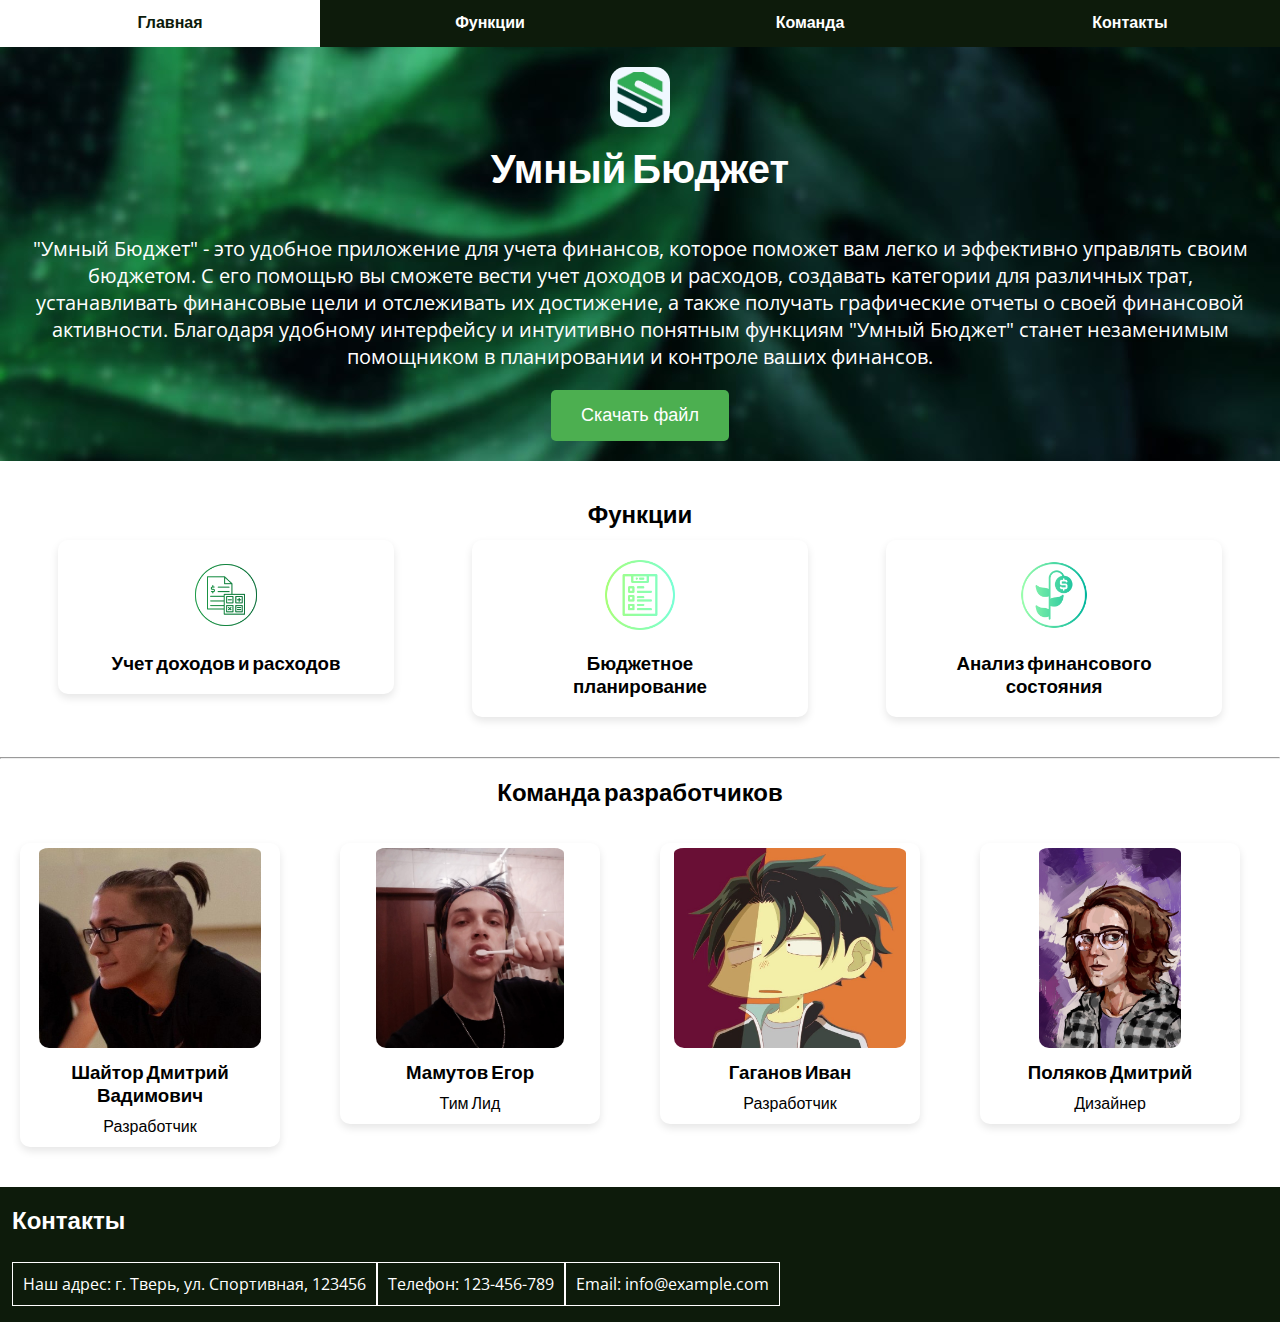
<file: index.html>
<!DOCTYPE html>
<html lang="en">
<head>
  <meta charset="UTF-8">
  <meta http-equiv="X-UA-Compatible" content="IE=edge">
  <meta name="viewport" content="width=device-width, initial-scale=1.0">
  <l<<link rel="preconnect" href="https://fonts.googleapis.com">
    <link rel="preconnect" href="https://fonts.gstatic.com" crossorigin>
    <link href="https://fonts.googleapis.com/css2?family=Bebas+Neue&family=Open+Sans&display=swap" rel="stylesheet">
  <link rel="stylesheet" href="css\styles.css"> 
  <link rel="icon" href="images\logo.ico" sizes="16x16 32x32">
  <script src="https://ajax.googleapis.com/ajax/libs/jquery/3.5.1/jquery.min.js"></script>
  <title>Умный бюджет</title>
</head>
<body>
  <header style="font-family: 'Bebas Neue', sans-serif;">
    <nav>
      <ul>
        <li>
          <a href="#home">Главная</a>
        </li>
        <li>
          <a href="#features">Функции</a>
        </li>
        <li>
          <a href="#team">Команда</a>
        </li>
        <li>
          <a href="#contact">Контакты</a>
        </li>
      </ul>
    </nav>
  </header>
    <section id="home">
        <div class="container" style="width: 100%; text-align: center;">
            <img class="img2" src="images\logo.png" alt="Логотип" style="max-width: 50px;background-color: aliceblue;border-radius: 25%;padding: 5px;">
            <h1 style="font-family: 'Bebas Neue', sans-serif; color: rgb(255, 255, 255); font-size: 40px;">Умный Бюджет</h1>
            <p style="font-family: 'Open Sans', sans-serif; color: white; font-size: 20px;">"Умный Бюджет" - это удобное приложение для учета финансов, которое поможет вам легко и эффективно управлять своим бюджетом. С его помощью вы сможете вести учет доходов и расходов, создавать категории для различных трат, устанавливать финансовые цели и отслеживать их достижение, а также получать графические отчеты о своей финансовой активности. Благодаря удобному интерфейсу и интуитивно понятным функциям "Умный Бюджет" станет незаменимым помощником в планировании и контроле ваших финансов.</p>
            <button id="downloadButton"styles="font-family: 'Bebas Neue', sans-serif;">Скачать файл</button>
        </div>
    </section>

    <section id="features" style="justify-content: center">
      <h2 style="text-align:center;font-family: 'Bebas Neue', sans-serif;">Функции</h2>
      <div class="container1" >
          <div class="funk"  >
            <img style="max-width: 70px; padding-top: 20px;" src="images/logo1.png" >
            <h3 style="font-family: 'Bebas Neue', sans-serif;">Учет доходов и расходов</h3>
            <p style="font-family: 'Open Sans', sans-serif;display: none;">Пользователь может легко отслеживать и записывать все свои доходы и расходы. Приложение предоставляет удобный интерфейс для добавления новых операций и категоризации их. Это позволяет пользователям быстро и точно контролировать, на что они тратят свои деньги.</p>
          </div>
          <div class="funk"  >
            <img style="max-width: 70px; padding-top: 20px;" src="images/logo2.png" >
            <h3 style="font-family: 'Bebas Neue', sans-serif;">Бюджетное планирование</h3>
            <p style="font-family: 'Open Sans', sans-serif;display: none;">"Умный Бюджет" предоставляет возможность установки месячного бюджета и отслеживания его выполнения. Пользователь может установить ограничения на каждую категорию расходов и получать уведомления, если он приближается к предельной сумме. Это позволяет им контролировать свои расходы и избегать необходимости сокращать свой бюджет.</p>
          </div>
          <div class="funk"  >
            <img style="max-width: 70px; padding-top: 20px;" src="images/logo3.png" >
            <h3 style="font-family: 'Bebas Neue', sans-serif;">Анализ финансового состояния</h3>
            <p style="font-family: 'Open Sans', sans-serif;display: none;">Приложение предоставляет пользователю наглядные диаграммы и графики, которые отображают его доходы и расходы. Это помогает пользователям лучше понять, на что они тратят больше всего своих средств и позволяет им принимать информированные решения о своем бюджете.</p>
          </div>
      </div>
    </section>
    

      <body>
        <hr>
      </body>

      <section id="team" style="text-align:center; ">
        <div >
          <h2 style="font-family: 'Bebas Neue', sans-serif;text-align:center;padding-bottom: 25px;">Команда разработчиков</h2>
          <div class="container2" >
            <div class="member" style="text-align:center;">
              <img class="member-img" src="images/prof2.jpg" alt="Фото разработчика 1">
              <h3 style="font-family: 'Bebas Neue', sans-serif;">Шайтор Дмитрий Вадимович</h3>
              <p style="font-family: 'Bebas Neue', sans-serif;">Разработчик</p>
              <div class="bio" style="font-family: 'Open Sans', sans-serif;display: none;">Талантливый программист и разработчик. Свой путь в мире программирования начал ещё в университете, где увлекся созданием веб-приложений. Специализируется в области backend-разработки и баз данных. В течение своей карьеры Шайтор принимал участие в создании множества успешных проектов, продемонстрировав свой профессионализм и креативный подход к решению задач.</div>
            </div>
            <div class="member" style="text-align:center;">
              <img class= "member-img" src="images/prof3.jpg" alt="Фото разработчика 2">
              <h3 style="font-family: 'Bebas Neue', sans-serif;">Мамутов Егор</h3>
              <p style="font-family: 'Bebas Neue', sans-serif;">Тим Лид</p>
              <div class="bio" style="font-family: 'Open Sans', sans-serif;display: none;">Неотразимый лидер и тим-лид команды разработчиков. Его организаторские способности и талант в управлении проектами сделали его ключевой фигурой в успешных командных усилиях. Егор является страстным сторонником современных методологий разработки и всегда стремится к поиску новых и эффективных подходов к достижению целей.</div>
            </div>
            <div class="member" style="text-align:center;">
              <img class= "member-img" src="images/prof5.jpg" alt="Фото разработчика 3">
              <h3 style="font-family: 'Bebas Neue', sans-serif;">Гаганов Иван</h3>
              <p style="font-family: 'Bebas Neue', sans-serif;">Разработчик</p>
              <div class="bio" style="font-family: 'Open Sans', sans-serif;display: none;">Талантливый разработчик, страстно увлеченный новыми технологиями. Его код не только эффективен и масштабируем, но также отражает его стремление к инновациям и совершенствованию. Иван является важным звеном в команде разработки, внося свой вклад в создание инновационных и высокопроизводительных решений.</div>
            </div>
            <div class="member" style="text-align:center;">
              <img class= "member-img" src="images/prof4.jpg" alt="Фото разработчика 4">
              <h3 style="font-family: 'Bebas Neue', sans-serif;">Поляков Дмитрий</h3>
              <p style="font-family: 'Bebas Neue', sans-serif;">Дизайнер</p>
              <div class="bio" style="font-family: 'Open Sans', sans-serif;display: none;">Опытный и вдохновляющий дизайнер. Его творческий взгляд на визуальное оформление и интерфейс проектов приносит в команду несомненное качество и стиль. С Дмитрием легко работать благодаря его способности к пониманию потребностей пользователя и превращению их в удивительные дизайнерские концепции.</div>
            </div>
          </div>
        </div>
      </section>
    
    <section id="contact" style="color: white; list-style-type: none; margin: 0; padding: 0; overflow: hidden; background-color:  #0d1b0b;">
      <h2 style="font-family: 'Bebas Neue', sans-serif;padding-left: 12px">Контакты</h2>
      <div  style="padding-left: 12px; padding-right: 12px; display: flex;">
        <p style="border: 1px solid white; padding: 10px;font-family: 'Open Sans', sans-serif;">Наш адрес: г. Тверь, ул. Спортивная, 123456</p> 
        <p style="border: 1px solid white; padding: 10px;font-family: 'Open Sans', sans-serif;">Телефон: 123-456-789</p>
        <p style="border: 1px solid white; padding: 10px;font-family: 'Open Sans', sans-serif;">Email: info@example.com</p>
      </div>
  </section>
  <script src="js\bio.js"></script>
  <script src="js\fonsv.js"></script>
  <script src="js\fonfun.js"></script>
  <script src="js\qwe.js"></script>
  <script src="js\scroll.js"></script>
  <script src="js\setup.js"></script>

</body>
</html>
</file>
